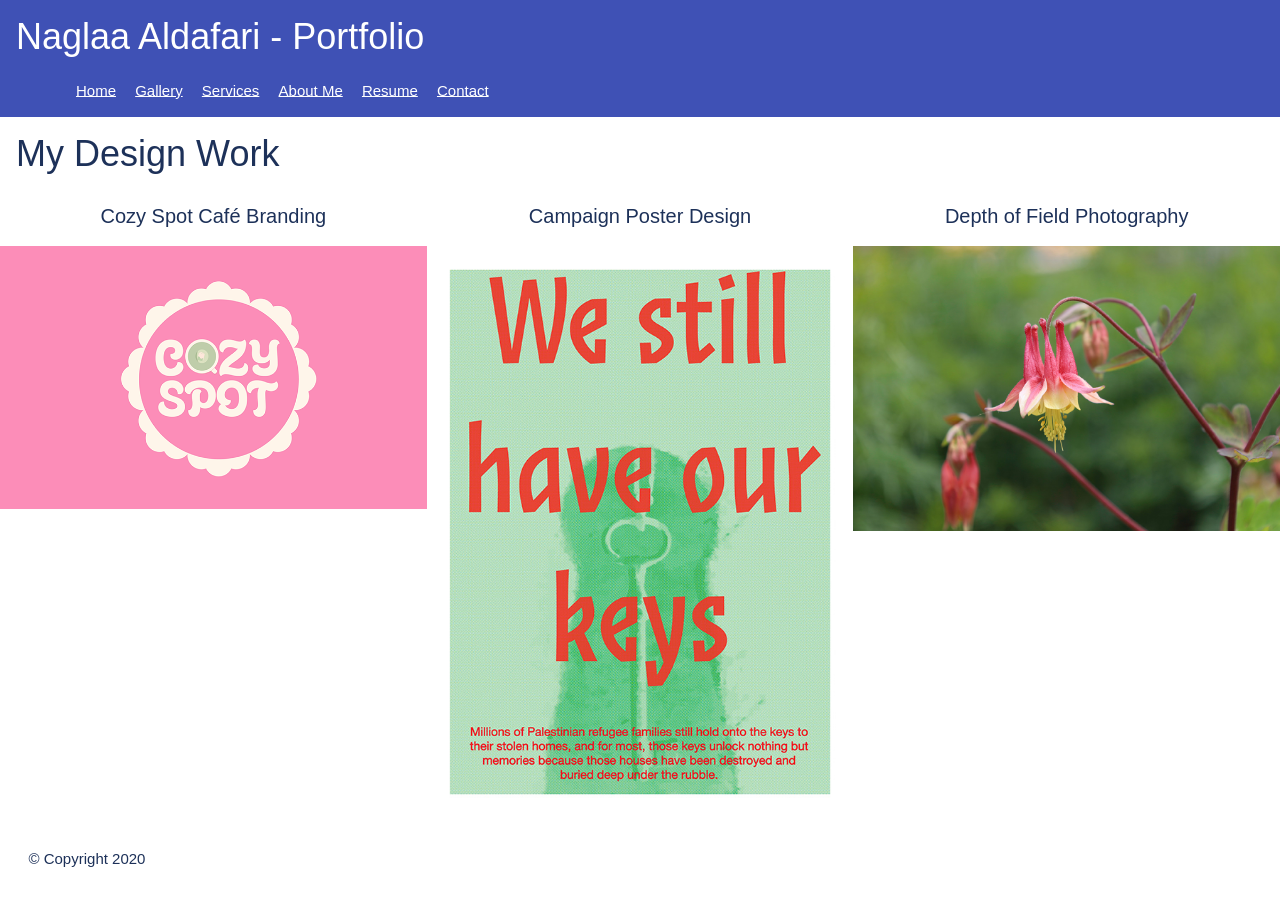
<file: index.html>
<!DOCTYPE html>
<html lang="en">
    <head>
        <title>Design Portfolio</title>
        <meta charset="UTF-8">
        <meta name="viewport" content="width=device-width, initial-scale=1">
        <link rel="stylesheet" href="https://www.w3schools.com/w3css/4/w3.css">
        <link rel="stylesheet" href="css/my-styles.css">
    </head>
    <body>
        <div>
            <header class="w3-container w3-indigo ">  <!--w3-container adds 16 pixels of padding 
                around each element; w3-green makes the background green -->
                <h1>Naglaa Aldafari  - Portfolio</h1>
                <nav>
                    <ul>
                        <li><a href="index.html">Home</a></li>
                        <li><a href="gallery.html">Gallery</a></li>
                        <li><a href="services.html">Services</a></li>
                        <li><a href="about.html">About Me</a></li>
                        <li><a href="resume.html">Resume</a></li>
                        <li><a href="contact.html">Contact</a></li>
                    </ul>
                </nav>
            </header>

            <div class="w3-container">
                <h1>My Design Work</h1>
            </div>

                <article class="w3-col s12 m4 l4">
                    <h4>Cozy Spot Café Branding</h4>
                    <p><img src="assets/Logo cozy spot -300dpi.png" alt="Cozy Spot Café Branding"></p>
                </article>
                <article class="w3-col s12 m4 l4">
                    <h4>Campaign Poster Design</h4>
                    <p><img src="assets/poster 300 dpi.jpg" alt="Poster"></p>
                </article>
            </section>

                
              <article class="w3-col s12 m4 l4">
                    <h4>Depth of Field Photography</h4>
                    <p><img src="assets/  depth of field  dpi 300.jpg" alt="Poster"></p>
                </article>

            <section class="w3-row-padding row-color-1"> <!-- The w3-row-padding class adds 8 pixels of padding around each element.  -->
                
            <section class="w3-row-padding row-color-1"> 

            <footer>
                <p>&copy; Copyright 2020</p>
            </footer>
        </div>
	</body>
</html>
</file>
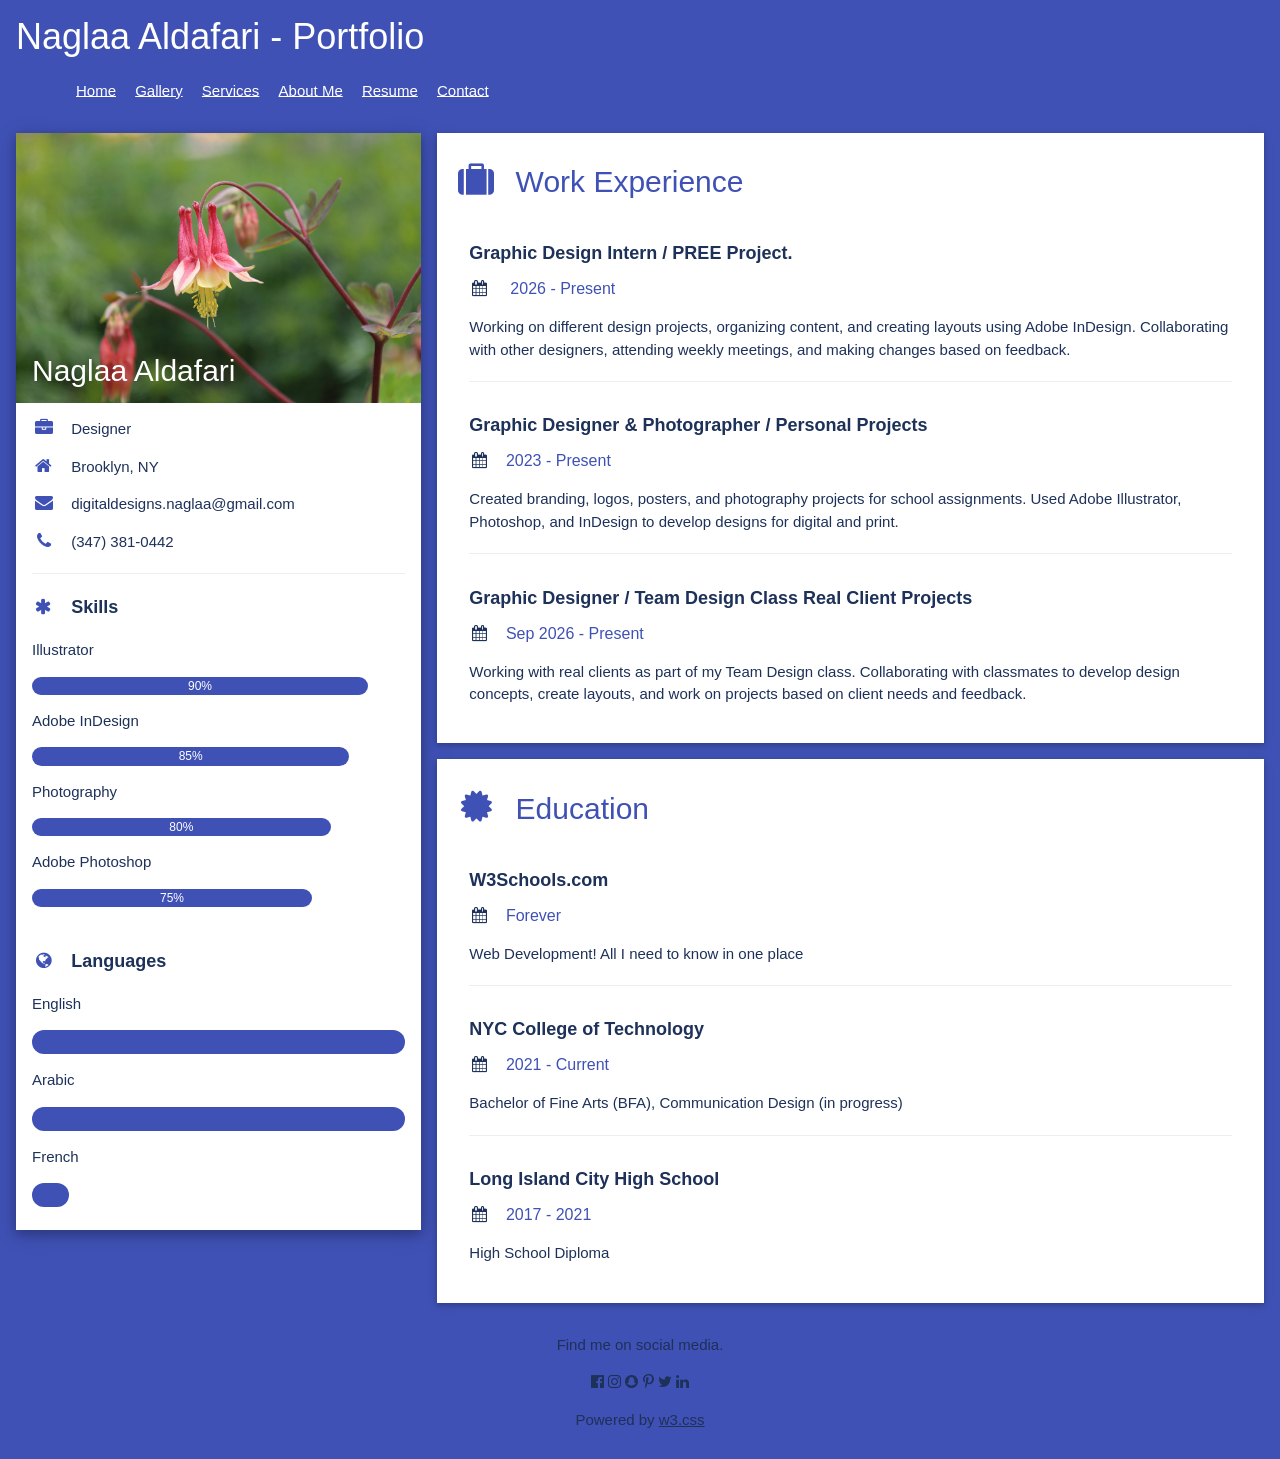
<file: resume.html>
<!DOCTYPE html>
<html lang="en">
    <head>
        <title>Naglaa Aldafari - Resume</title>
        <meta charset="UTF-8">
        <meta name="viewport" content="width=device-width, initial-scale=1">
        <link rel="stylesheet" href="https://www.w3schools.com/w3css/4/w3.css">
        <link rel="stylesheet" href="css/my-styles.css">
        <link rel="stylesheet" href="https://cdnjs.cloudflare.com/ajax/libs/font-awesome/4.7.0/css/font-awesome.min.css">
        <link rel='stylesheet' href='https://fonts.googleapis.com/css?family=Roboto'>
        
    </head>
    <body class="w3-indigo">
         <header class="w3-container w3-indigo">  <!--w3-container adds 16 pixels of padding 
                around each element; w3-green makes the background green -->
                <h1>Naglaa Aldafari  - Portfolio</h1>
                <nav>
                    <ul>
                        <li><a href="index.html">Home</a></li>
                        <li><a href="gallery.html">Gallery</a></li>
                        <li><a href="services.html">Services</a></li>
                        <li><a href="about.html">About Me</a></li>
                        <li><a href="resume.html">Resume</a></li>
                        <li><a href="contact.html">Contact</a></li>
                    </ul>
                </nav>
            </header>



       

        <!-- Page Container -->
        <div class="w3-content w3-margin-top" style="max-width:1400px;">

        <!-- The Grid -->
            <div class="w3-row-padding">
            
                <!-- Left Column -->
                <div class="w3-third">
                
                    <div class="w3-white w3-text-indigo w3-card-4">
                        <div class="w3-display-container">
                            <img src="assets/  depth of field  dpi 300.jpg" style="width:100%" alt="Depth of Field Photography">
                            <div class="w3-display-bottomleft w3-container w3-text-indigo">
                                <h2 class="w3-text-white">Naglaa Aldafari</h2>
                            </div>
                        </div>
                        <div class="w3-container">

                            <!--HOW TO USE FONT AWESOME ICONS
                                This template uses these font awesome icons. to use a font awesome icon, 
                                1. go to this site and find an icon you like: https://fontawesome.com/icons 
                                2. Grab the name of the icon. Let's say you choose "cube." Then, go down to one of the places below that has 
                                classes of "fa" and "fa-[something]." You are going to replace the word "something" with "cube."
                                3. That's it! the line of code should read something like: 
                                <p><i class="fa fa-cube fa-fw w3-margin-right w3-large w3-text-teal"></i>Designer</p>
                            -->

                            <p><i class="fa fa-briefcase fa-fw w3-margin-right w3-large w3-text-indigo"></i>Designer</p>
                            <p><i class="fa fa-home fa-fw w3-margin-right w3-large w3-text-indigo"></i>Brooklyn, NY</p>
                            <p><i class="fa fa-envelope fa-fw w3-margin-right w3-large w3-text-indigo"></i>digitaldesigns.naglaa@gmail.com</p>
                            <p><i class="fa fa-phone fa-fw w3-margin-right w3-large w3-text-indigo"></i>(347) 381-0442</p>
                            <hr>
                            
                            <p class="w3-large"><b><i class="fa fa-asterisk fa-fw w3-margin-right w3-text-indigo"></i>Skills</b></p>
                            <p>Illustrator</p>
                            <div class="w3-light-indigo w3-round-xlarge w3-small">
                                <div class="w3-container w3-center w3-round-xlarge w3-indigo" style="width:90%">90%</div>
                            </div>
                            <p>Adobe InDesign</p>
                            <div class="w3-light-indigo w3-round-xlarge w3-small">
                                <div class="w3-container w3-center w3-round-xlarge w3-indigo" style="width:85%">85%</div>
                            </div>
                            <p>Photography</p>
                            <div class="w3-light-indigo w3-round-xlarge w3-small">
                                <div class="w3-container w3-center w3-round-xlarge w3-indigo" style="width:80%">
                                    <div class="w3-center w3-text-white">80%</div>
                                </div>
                            </div>
                            <p>Adobe Photoshop</p>
                            <div class="w3-light-indigo w3-round-xlarge w3-small">
                                <div class="w3-container w3-center w3-round-xlarge w3-indigo" style="width:75%">75%</div>
                            </div>
                            <br>

                            <p class="w3-large w3-text-theme"><b><i class="fa fa-globe fa-fw w3-margin-right w3-text-indigo"></i>Languages</b></p>
                            <p>English</p>
                            <div class="w3-light-indigo w3-round-xlarge">
                                <div class="w3-round-xlarge w3-indigo" style="height:24px;width:100%"></div>
                            </div>
                            <p>Arabic</p>
                            <div class="w3-light-indigo w3-round-xlarge">
                                <div class="w3-round-xlarge w3-indigo" style="height:24px;width:100%"></div>
                            </div>
                            <p>French</p>
                            <div class="w3-light-indigo w3-round-xlarge">
                                <div class="w3-round-xlarge w3-indigo" style="height:24px;width:10%"></div>
                            </div>
                            <br>
                        </div>
                    </div>
                    <br>

                <!-- End Left Column -->
                </div>

                <!-- Right Column -->
                <div class="w3-twothird">
                
                    <div class="w3-container w3-card w3-white w3-margin-bottom">
                        <h2 class="w3-text-indigo w3-padding-16"><i class="fa fa-suitcase fa-fw w3-margin-right w3-xxlarge w3-text-indigo"></i>Work Experience</h2>
                        <div class="w3-container">
                            <h5 class="w3-text-black"><b>Graphic Design Intern / PREE Project.</b></h5>
                            <h6 class="w3-text-indigo"><i class="fa fa-calendar fa-fw w3-margin-right"></i> 2026 - <span class="w3-text-indigo">Present</span></h6>
                            <p>Working on different design projects, organizing content, and creating layouts using Adobe InDesign. Collaborating with other designers, attending weekly meetings, and making changes based on feedback.</p>
                            <hr>
                        </div>
                        <div class="w3-container">
                            <h5 class="w3-text-black"><b>Graphic Designer & Photographer / Personal Projects</b></h5>
                            <h6 class="w3-text-indigo"><i class="fa fa-calendar fa-fw w3-margin-right"></i>2023 - Present</h6>
                            <p>Created branding, logos, posters, and photography projects for school assignments. Used Adobe Illustrator, Photoshop, and InDesign to develop designs for digital and print.</p>
                            <hr>
                        </div>
                        <div class="w3-container">
                            <h5 class="w3-text-black"><b>Graphic Designer / Team Design Class Real Client Projects</b></h5>
                            <h6 class="w3-text-indigo"><i class="fa fa-calendar fa-fw w3-margin-right"></i>Sep 2026 - Present</h6>
                            <p>Working with real clients as part of my Team Design class. Collaborating with classmates to develop design concepts, create layouts, and work on projects based on client needs and feedback. </p><br>
                        </div>
                    </div>

                    <div class="w3-container w3-card w3-white">
                        <h2 class="w3-text-indigo w3-padding-16"><i class="fa fa-certificate fa-fw w3-margin-right w3-xxlarge w3-text-indigo"></i>Education</h2>
                        <div class="w3-container">
                            <h5 class="w3-text-black"><b>W3Schools.com</b></h5>
                            <h6 class="w3-text-indigo"><i class="fa fa-calendar fa-fw w3-margin-right"></i>Forever</h6>
                            <p>Web Development! All I need to know in one place</p>
                            <hr>
                        </div>
                        <div class="w3-container">
                            <h5 class="w3-text-black"><b>NYC College of Technology</b></h5>
                            <h6 class="w3-text-indigo"><i class="fa fa-calendar fa-fw w3-margin-right"></i>2021 - <span class="w3-text-indigo">Current</span></h6>
                            <p>Bachelor of Fine Arts (BFA), Communication Design (in progress)</p>
                            <hr>
                        </div>
                        <div class="w3-container">
                            <h5 class="w3-text-black"><b>Long Island City High School</b></h5>
                            <h6 class="w3-text-indigo"><i class="fa fa-calendar fa-fw w3-margin-right"></i>2017 - 2021</h6>
                            <p>High School Diploma</p><br>
                        </div>
                    </div>

                <!-- End Right Column -->
                </div>
                
            <!-- End Grid -->
            </div>
        
        <!-- End Page Container -->
        </div>

        <footer class="w3-container w3-indigo w3-center w3-margin-top">
            <p>Find me on social media.</p>
            <i class="fa fa-facebook-official w3-hover-opacity"></i>
            <i class="fa fa-instagram w3-hover-opacity"></i>
            <i class="fa fa-snapchat w3-hover-opacity"></i>
            <i class="fa fa-pinterest-p w3-hover-opacity"></i>
            <i class="fa fa-twitter w3-hover-opacity"></i>
            <i class="fa fa-linkedin w3-hover-opacity"></i>
            <p>Powered by <a href="https://www.w3schools.com/w3css/default.asp" target="_blank">w3.css</a></p>
        </footer>

    </body>

</html>
</file>
<file: css/my-styles.css>
* {
        font-family: Arial, Verdana, sans-serif;
        color: #1D3159;
        box-sizing: border-box;}
        
        header h1 {
        color: #ffffff; }

        article h4 {
        text-align: center;}

        section h3 {
            font-weight: bold;
        }

        article img {
        max-width: 100%;
        height:auto;}

        nav, #feature, footer {
        margin: 1%; }

        nav li {
        display: inline;
		padding: 0.5em;
        color: #ffffff;}

        .row-color-1 {
            background-color:white ;
        }
</file>
